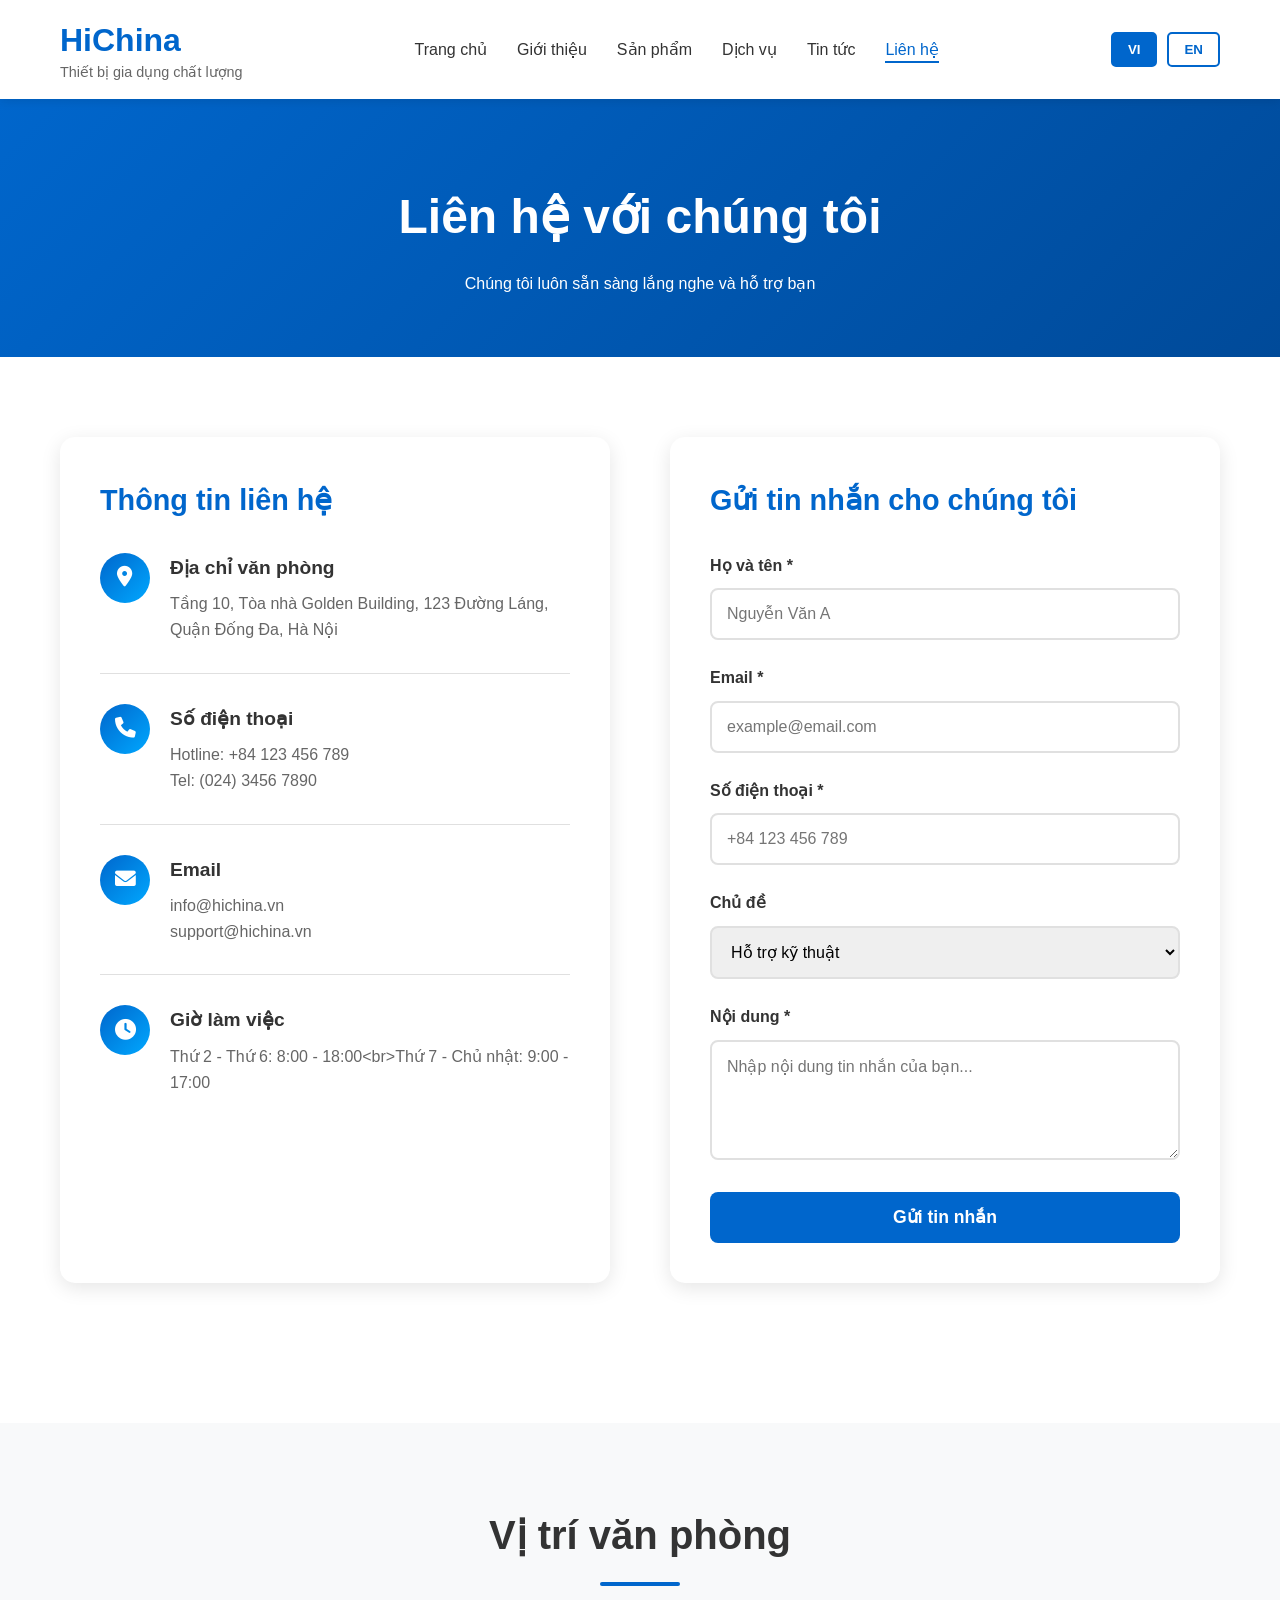
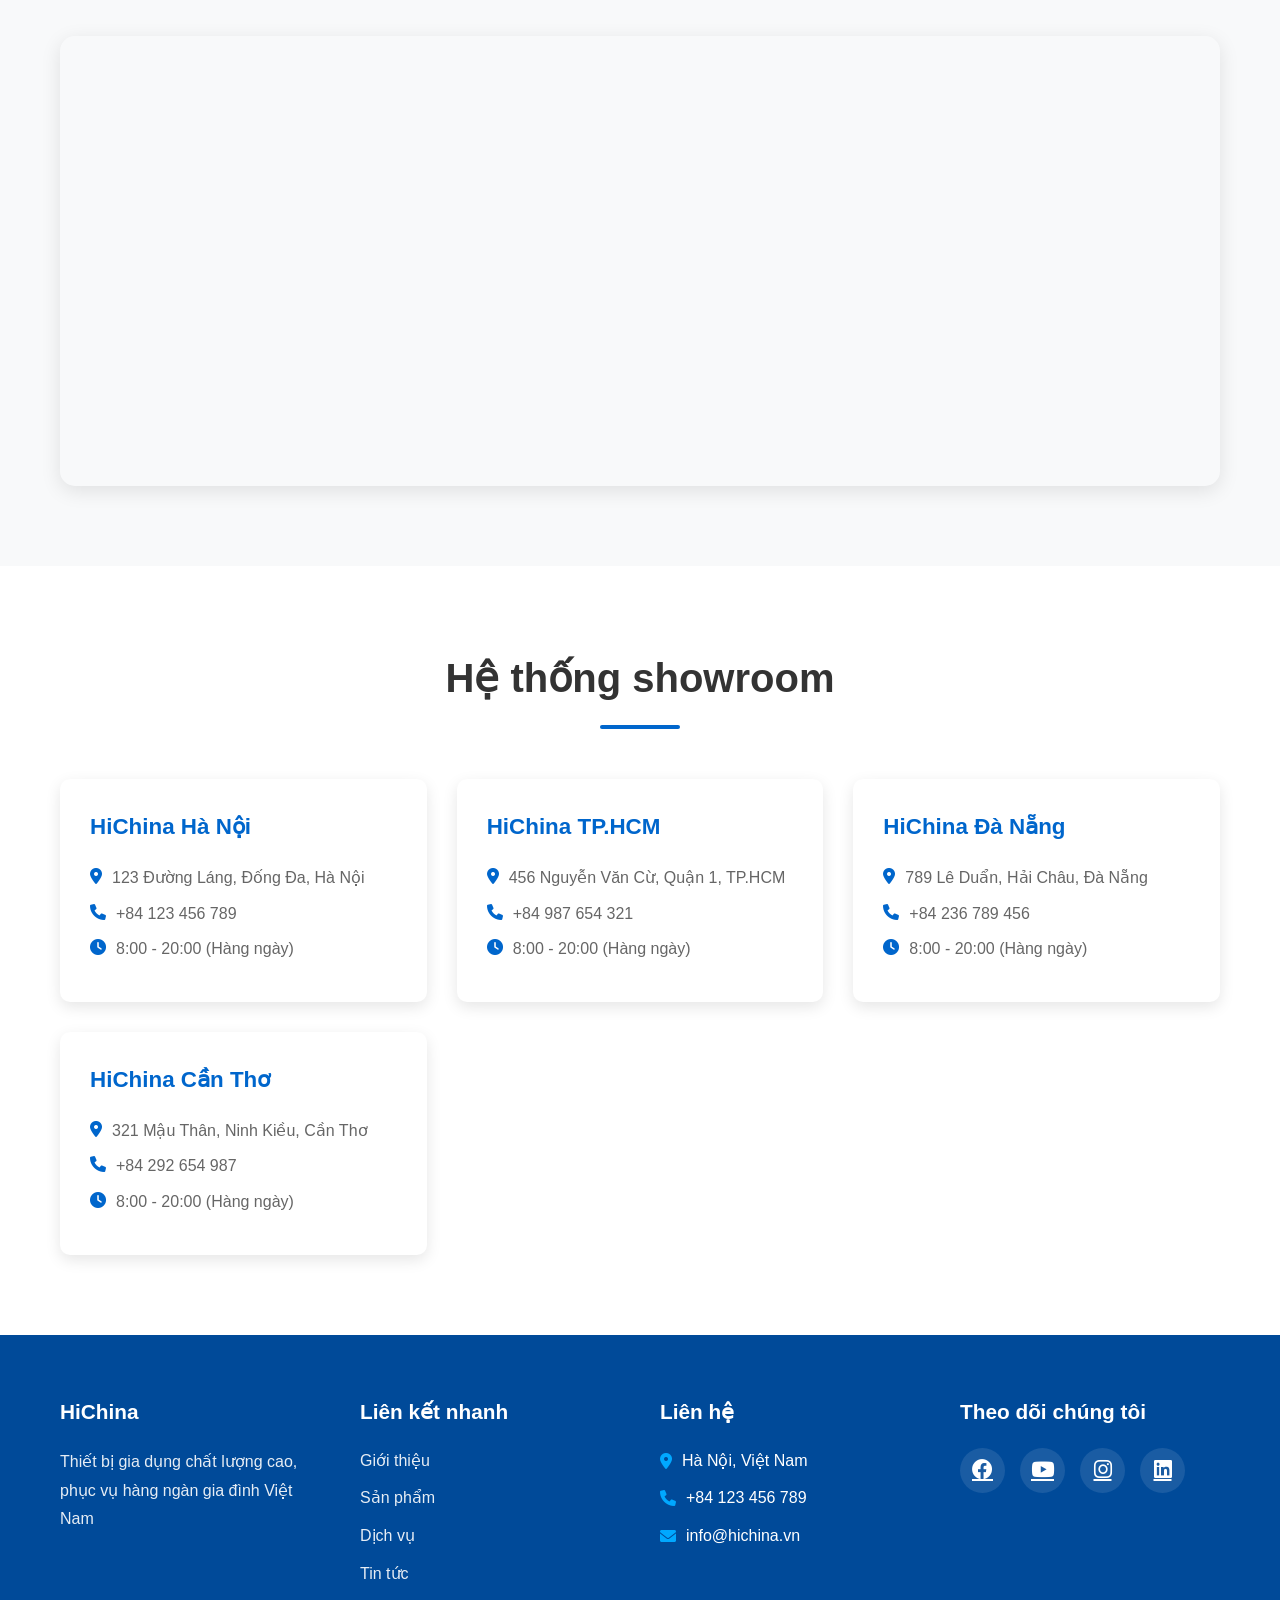
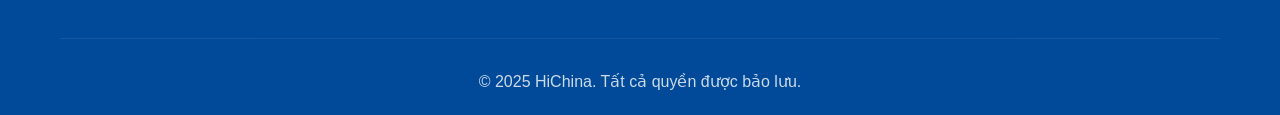
<file: contact.html>
<!DOCTYPE html>
<html lang="vi">
<head>
    <meta charset="UTF-8">
    <meta name="viewport" content="width=device-width, initial-scale=1.0">
    <title>Liên hệ - HiChina</title>
    <link rel="stylesheet" href="css/style.css">
    <link rel="stylesheet" href="https://cdnjs.cloudflare.com/ajax/libs/font-awesome/6.0.0/css/all.min.css">
    <style>
        .page-header {
            background: linear-gradient(135deg, var(--primary-color) 0%, var(--secondary-color) 100%);
            color: var(--white);
            padding: 80px 0 60px;
            text-align: center;
        }

        .page-header h1 {
            font-size: 3rem;
            margin-bottom: 15px;
        }

        .contact-section {
            padding: 80px 0;
        }

        .contact-grid {
            display: grid;
            grid-template-columns: 1fr 1fr;
            gap: 60px;
            margin-bottom: 60px;
        }

        .contact-info-box {
            background: var(--white);
            padding: 40px;
            border-radius: 15px;
            box-shadow: 0 5px 20px rgba(0, 0, 0, 0.1);
        }

        .contact-info-box h3 {
            font-size: 1.8rem;
            color: var(--primary-color);
            margin-bottom: 30px;
        }

        .info-item {
            display: flex;
            align-items: flex-start;
            gap: 20px;
            margin-bottom: 30px;
            padding-bottom: 30px;
            border-bottom: 1px solid var(--border-color);
        }

        .info-item:last-child {
            border-bottom: none;
            margin-bottom: 0;
            padding-bottom: 0;
        }

        .info-icon {
            width: 50px;
            height: 50px;
            background: linear-gradient(135deg, var(--primary-color), var(--accent-color));
            border-radius: 50%;
            display: flex;
            align-items: center;
            justify-content: center;
            flex-shrink: 0;
        }

        .info-icon i {
            font-size: 1.3rem;
            color: var(--white);
        }

        .info-content h4 {
            font-size: 1.2rem;
            color: var(--text-dark);
            margin-bottom: 8px;
        }

        .info-content p {
            color: var(--text-light);
            line-height: 1.6;
        }

        .contact-form-box {
            background: var(--white);
            padding: 40px;
            border-radius: 15px;
            box-shadow: 0 5px 20px rgba(0, 0, 0, 0.1);
        }

        .contact-form-box h3 {
            font-size: 1.8rem;
            color: var(--primary-color);
            margin-bottom: 30px;
        }

        .form-group {
            margin-bottom: 25px;
        }

        .form-group label {
            display: block;
            color: var(--text-dark);
            font-weight: 600;
            margin-bottom: 10px;
        }

        .form-group input,
        .form-group textarea,
        .form-group select {
            width: 100%;
            padding: 15px;
            border: 2px solid var(--border-color);
            border-radius: 8px;
            font-family: inherit;
            font-size: 1rem;
            transition: border-color 0.3s;
        }

        .form-group input:focus,
        .form-group textarea:focus,
        .form-group select:focus {
            outline: none;
            border-color: var(--primary-color);
        }

        .form-group textarea {
            min-height: 120px;
            resize: vertical;
        }

        .submit-btn {
            width: 100%;
            padding: 15px;
            background: var(--primary-color);
            color: var(--white);
            border: none;
            border-radius: 8px;
            font-size: 1.1rem;
            font-weight: 600;
            cursor: pointer;
            transition: all 0.3s;
        }

        .submit-btn:hover {
            background: var(--secondary-color);
            transform: translateY(-2px);
            box-shadow: 0 5px 15px rgba(0, 102, 204, 0.3);
        }

        .map-section {
            background: var(--bg-light);
            padding: 80px 0;
        }

        .map-container {
            width: 100%;
            height: 450px;
            border-radius: 15px;
            overflow: hidden;
            box-shadow: 0 5px 20px rgba(0, 0, 0, 0.1);
        }

        .map-container iframe {
            width: 100%;
            height: 100%;
            border: none;
        }

        .branches-section {
            padding: 80px 0;
        }

        .branches-grid {
            display: grid;
            grid-template-columns: repeat(auto-fit, minmax(300px, 1fr));
            gap: 30px;
        }

        .branch-card {
            background: var(--white);
            padding: 30px;
            border-radius: 10px;
            box-shadow: 0 5px 15px rgba(0, 0, 0, 0.1);
            transition: all 0.3s;
        }

        .branch-card:hover {
            transform: translateY(-5px);
            box-shadow: 0 10px 25px rgba(0, 0, 0, 0.15);
        }

        .branch-card h4 {
            font-size: 1.4rem;
            color: var(--primary-color);
            margin-bottom: 20px;
        }

        .branch-card p {
            color: var(--text-light);
            line-height: 1.6;
            margin-bottom: 10px;
            display: flex;
            align-items: flex-start;
            gap: 10px;
        }

        .branch-card i {
            color: var(--primary-color);
            margin-top: 3px;
        }

        @media (max-width: 768px) {
            .contact-grid {
                grid-template-columns: 1fr;
            }

            .branches-grid {
                grid-template-columns: 1fr;
            }
        }
    </style>
</head>
<body>
    <!-- Header -->
    <header class="header">
        <div class="container">
            <div class="header-content">
                <div class="logo">
                    <h1>HiChina</h1>
                    <p class="tagline">Thiết bị gia dụng chất lượng</p>
                </div>
                <nav class="nav-menu">
                    <ul>
                        <li><a href="index.html" data-vi="Trang chủ" data-en="Home">Trang chủ</a></li>
                        <li><a href="about.html" data-vi="Giới thiệu" data-en="About">Giới thiệu</a></li>
                        <li><a href="products.html" data-vi="Sản phẩm" data-en="Products">Sản phẩm</a></li>
                        <li><a href="services.html" data-vi="Dịch vụ" data-en="Services">Dịch vụ</a></li>
                        <li><a href="news.html" data-vi="Tin tức" data-en="News">Tin tức</a></li>
                        <li><a href="contact.html" class="active" data-vi="Liên hệ" data-en="Contact">Liên hệ</a></li>
                    </ul>
                </nav>
                <div class="language-switcher">
                    <button class="lang-btn active" data-lang="vi">VI</button>
                    <button class="lang-btn" data-lang="en">EN</button>
                </div>
            </div>
        </div>
    </header>

    <!-- Page Header -->
    <section class="page-header">
        <div class="container">
            <h1 data-vi="Liên hệ với chúng tôi" data-en="Contact Us">Liên hệ với chúng tôi</h1>
            <p data-vi="Chúng tôi luôn sẵn sàng lắng nghe và hỗ trợ bạn" data-en="We are always ready to listen and support you">Chúng tôi luôn sẵn sàng lắng nghe và hỗ trợ bạn</p>
        </div>
    </section>

    <!-- Contact Section -->
    <section class="contact-section">
        <div class="container">
            <div class="contact-grid">
                <!-- Contact Info -->
                <div class="contact-info-box">
                    <h3 data-vi="Thông tin liên hệ" data-en="Contact Information">Thông tin liên hệ</h3>

                    <div class="info-item">
                        <div class="info-icon">
                            <i class="fas fa-map-marker-alt"></i>
                        </div>
                        <div class="info-content">
                            <h4 data-vi="Địa chỉ văn phòng" data-en="Office Address">Địa chỉ văn phòng</h4>
                            <p data-vi="Tầng 10, Tòa nhà Golden Building, 123 Đường Láng, Quận Đống Đa, Hà Nội" data-en="10th Floor, Golden Building, 123 Lang Street, Dong Da District, Hanoi">
                                Tầng 10, Tòa nhà Golden Building, 123 Đường Láng, Quận Đống Đa, Hà Nội
                            </p>
                        </div>
                    </div>

                    <div class="info-item">
                        <div class="info-icon">
                            <i class="fas fa-phone"></i>
                        </div>
                        <div class="info-content">
                            <h4 data-vi="Số điện thoại" data-en="Phone Number">Số điện thoại</h4>
                            <p>Hotline: +84 123 456 789<br>
                            Tel: (024) 3456 7890</p>
                        </div>
                    </div>

                    <div class="info-item">
                        <div class="info-icon">
                            <i class="fas fa-envelope"></i>
                        </div>
                        <div class="info-content">
                            <h4>Email</h4>
                            <p>info@hichina.vn<br>
                            support@hichina.vn</p>
                        </div>
                    </div>

                    <div class="info-item">
                        <div class="info-icon">
                            <i class="fas fa-clock"></i>
                        </div>
                        <div class="info-content">
                            <h4 data-vi="Giờ làm việc" data-en="Working Hours">Giờ làm việc</h4>
                            <p data-vi="Thứ 2 - Thứ 6: 8:00 - 18:00<br>Thứ 7 - Chủ nhật: 9:00 - 17:00" data-en="Mon - Fri: 8:00 - 18:00<br>Sat - Sun: 9:00 - 17:00">
                                Thứ 2 - Thứ 6: 8:00 - 18:00<br>
                                Thứ 7 - Chủ nhật: 9:00 - 17:00
                            </p>
                        </div>
                    </div>
                </div>

                <!-- Contact Form -->
                <div class="contact-form-box">
                    <h3 data-vi="Gửi tin nhắn cho chúng tôi" data-en="Send Us a Message">Gửi tin nhắn cho chúng tôi</h3>
                    <form id="contactForm">
                        <div class="form-group">
                            <label data-vi="Họ và tên *" data-en="Full Name *">Họ và tên *</label>
                            <input type="text" name="name" required placeholder="Nguyễn Văn A">
                        </div>

                        <div class="form-group">
                            <label>Email *</label>
                            <input type="email" name="email" required placeholder="example@email.com">
                        </div>

                        <div class="form-group">
                            <label data-vi="Số điện thoại *" data-en="Phone Number *">Số điện thoại *</label>
                            <input type="tel" name="phone" required placeholder="+84 123 456 789">
                        </div>

                        <div class="form-group">
                            <label data-vi="Chủ đề" data-en="Subject">Chủ đề</label>
                            <select name="subject">
                                <option value="support" data-vi="Hỗ trợ kỹ thuật" data-en="Technical Support">Hỗ trợ kỹ thuật</option>
                                <option value="product" data-vi="Thông tin sản phẩm" data-en="Product Information">Thông tin sản phẩm</option>
                                <option value="warranty" data-vi="Bảo hành" data-en="Warranty">Bảo hành</option>
                                <option value="complaint" data-vi="Khiếu nại" data-en="Complaint">Khiếu nại</option>
                                <option value="other" data-vi="Khác" data-en="Other">Khác</option>
                            </select>
                        </div>

                        <div class="form-group">
                            <label data-vi="Nội dung *" data-en="Message *">Nội dung *</label>
                            <textarea name="message" required placeholder="Nhập nội dung tin nhắn của bạn..."></textarea>
                        </div>

                        <button type="submit" class="submit-btn" data-vi="Gửi tin nhắn" data-en="Send Message">Gửi tin nhắn</button>
                    </form>
                </div>
            </div>
        </div>
    </section>

    <!-- Map Section -->
    <section class="map-section">
        <div class="container">
            <div class="section-header">
                <h2 data-vi="Vị trí văn phòng" data-en="Office Location">Vị trí văn phòng</h2>
                <div class="divider"></div>
            </div>
            <div class="map-container">
                <iframe src="https://www.google.com/maps/embed?pb=!1m18!1m12!1m3!1d3724.4967558622843!2d105.81107831540205!3d21.01345939393432!2m3!1f0!2f0!3f0!3m2!1i1024!2i768!4f13.1!3m3!1m2!1s0x3135ab86cece9ac7%3A0xf00ab39408b0754!2zxJDGsOG7nW5nIEzDoW5nLCDEkOG7kW5nIMSQYSwgSMOgIE7hu5lp!5e0!3m2!1svi!2s!4v1234567890" allowfullscreen="" loading="lazy"></iframe>
            </div>
        </div>
    </section>

    <!-- Branches Section -->
    <section class="branches-section">
        <div class="container">
            <div class="section-header">
                <h2 data-vi="Hệ thống showroom" data-en="Showroom Network">Hệ thống showroom</h2>
                <div class="divider"></div>
            </div>
            <div class="branches-grid">
                <div class="branch-card">
                    <h4 data-vi="HiChina Hà Nội" data-en="HiChina Hanoi">HiChina Hà Nội</h4>
                    <p><i class="fas fa-map-marker-alt"></i> <span data-vi="123 Đường Láng, Đống Đa, Hà Nội" data-en="123 Lang St, Dong Da, Hanoi">123 Đường Láng, Đống Đa, Hà Nội</span></p>
                    <p><i class="fas fa-phone"></i> <span>+84 123 456 789</span></p>
                    <p><i class="fas fa-clock"></i> <span data-vi="8:00 - 20:00 (Hàng ngày)" data-en="8:00 - 20:00 (Daily)">8:00 - 20:00 (Hàng ngày)</span></p>
                </div>

                <div class="branch-card">
                    <h4 data-vi="HiChina TP.HCM" data-en="HiChina HCMC">HiChina TP.HCM</h4>
                    <p><i class="fas fa-map-marker-alt"></i> <span data-vi="456 Nguyễn Văn Cừ, Quận 1, TP.HCM" data-en="456 Nguyen Van Cu St, District 1, HCMC">456 Nguyễn Văn Cừ, Quận 1, TP.HCM</span></p>
                    <p><i class="fas fa-phone"></i> <span>+84 987 654 321</span></p>
                    <p><i class="fas fa-clock"></i> <span data-vi="8:00 - 20:00 (Hàng ngày)" data-en="8:00 - 20:00 (Daily)">8:00 - 20:00 (Hàng ngày)</span></p>
                </div>

                <div class="branch-card">
                    <h4 data-vi="HiChina Đà Nẵng" data-en="HiChina Da Nang">HiChina Đà Nẵng</h4>
                    <p><i class="fas fa-map-marker-alt"></i> <span data-vi="789 Lê Duẩn, Hải Châu, Đà Nẵng" data-en="789 Le Duan St, Hai Chau, Da Nang">789 Lê Duẩn, Hải Châu, Đà Nẵng</span></p>
                    <p><i class="fas fa-phone"></i> <span>+84 236 789 456</span></p>
                    <p><i class="fas fa-clock"></i> <span data-vi="8:00 - 20:00 (Hàng ngày)" data-en="8:00 - 20:00 (Daily)">8:00 - 20:00 (Hàng ngày)</span></p>
                </div>

                <div class="branch-card">
                    <h4 data-vi="HiChina Cần Thơ" data-en="HiChina Can Tho">HiChina Cần Thơ</h4>
                    <p><i class="fas fa-map-marker-alt"></i> <span data-vi="321 Mậu Thân, Ninh Kiều, Cần Thơ" data-en="321 Mau Than St, Ninh Kieu, Can Tho">321 Mậu Thân, Ninh Kiều, Cần Thơ</span></p>
                    <p><i class="fas fa-phone"></i> <span>+84 292 654 987</span></p>
                    <p><i class="fas fa-clock"></i> <span data-vi="8:00 - 20:00 (Hàng ngày)" data-en="8:00 - 20:00 (Daily)">8:00 - 20:00 (Hàng ngày)</span></p>
                </div>
            </div>
        </div>
    </section>

    <!-- Footer -->
    <footer class="footer">
        <div class="container">
            <div class="footer-content">
                <div class="footer-col">
                    <h3>HiChina</h3>
                    <p data-vi="Thiết bị gia dụng chất lượng cao, phục vụ hàng ngàn gia đình Việt Nam" data-en="High-quality household appliances, serving thousands of Vietnamese families">Thiết bị gia dụng chất lượng cao, phục vụ hàng ngàn gia đình Việt Nam</p>
                </div>
                <div class="footer-col">
                    <h4 data-vi="Liên kết nhanh" data-en="Quick Links">Liên kết nhanh</h4>
                    <ul>
                        <li><a href="about.html" data-vi="Giới thiệu" data-en="About">Giới thiệu</a></li>
                        <li><a href="products.html" data-vi="Sản phẩm" data-en="Products">Sản phẩm</a></li>
                        <li><a href="services.html" data-vi="Dịch vụ" data-en="Services">Dịch vụ</a></li>
                        <li><a href="news.html" data-vi="Tin tức" data-en="News">Tin tức</a></li>
                    </ul>
                </div>
                <div class="footer-col">
                    <h4 data-vi="Liên hệ" data-en="Contact">Liên hệ</h4>
                    <ul class="contact-info">
                        <li><i class="fas fa-map-marker-alt"></i> <span data-vi="Hà Nội, Việt Nam" data-en="Hanoi, Vietnam">Hà Nội, Việt Nam</span></li>
                        <li><i class="fas fa-phone"></i> <span>+84 123 456 789</span></li>
                        <li><i class="fas fa-envelope"></i> <span>info@hichina.vn</span></li>
                    </ul>
                </div>
                <div class="footer-col">
                    <h4 data-vi="Theo dõi chúng tôi" data-en="Follow Us">Theo dõi chúng tôi</h4>
                    <div class="social-links">
                        <a href="#"><i class="fab fa-facebook"></i></a>
                        <a href="#"><i class="fab fa-youtube"></i></a>
                        <a href="#"><i class="fab fa-instagram"></i></a>
                        <a href="#"><i class="fab fa-linkedin"></i></a>
                    </div>
                </div>
            </div>
            <div class="footer-bottom">
                <p>&copy; 2025 HiChina. <span data-vi="Tất cả quyền được bảo lưu." data-en="All rights reserved.">Tất cả quyền được bảo lưu.</span></p>
            </div>
        </div>
    </footer>

    <script src="js/main.js"></script>
    <script>
        // Xử lý form contact submit
        document.getElementById('contactForm').addEventListener('submit', function(e) {
            e.preventDefault();

            const form = this;
            const submitBtn = form.querySelector('.submit-btn');
            const originalText = submitBtn.textContent;

            // Disable button và thay đổi text
            submitBtn.disabled = true;
            submitBtn.textContent = 'Đang gửi...';

            // Lấy dữ liệu form
            const formData = new FormData(form);

            // Gửi AJAX request
            fetch('api/contact.php', {
                method: 'POST',
                body: formData
            })
            .then(response => response.json())
            .then(data => {
                if (data.success) {
                    // Hiển thị thông báo thành công
                    alert(data.message);
                    // Reset form
                    form.reset();
                } else {
                    // Hiển thị lỗi
                    const errorMsg = data.errors ? data.errors.join('\n') : data.message;
                    alert(errorMsg);
                }
            })
            .catch(error => {
                console.error('Error:', error);
                alert('Đã có lỗi xảy ra. Vui lòng thử lại sau.');
            })
            .finally(() => {
                // Enable lại button
                submitBtn.disabled = false;
                submitBtn.textContent = originalText;
            });
        });
    </script>
</body>
</html>
</file>
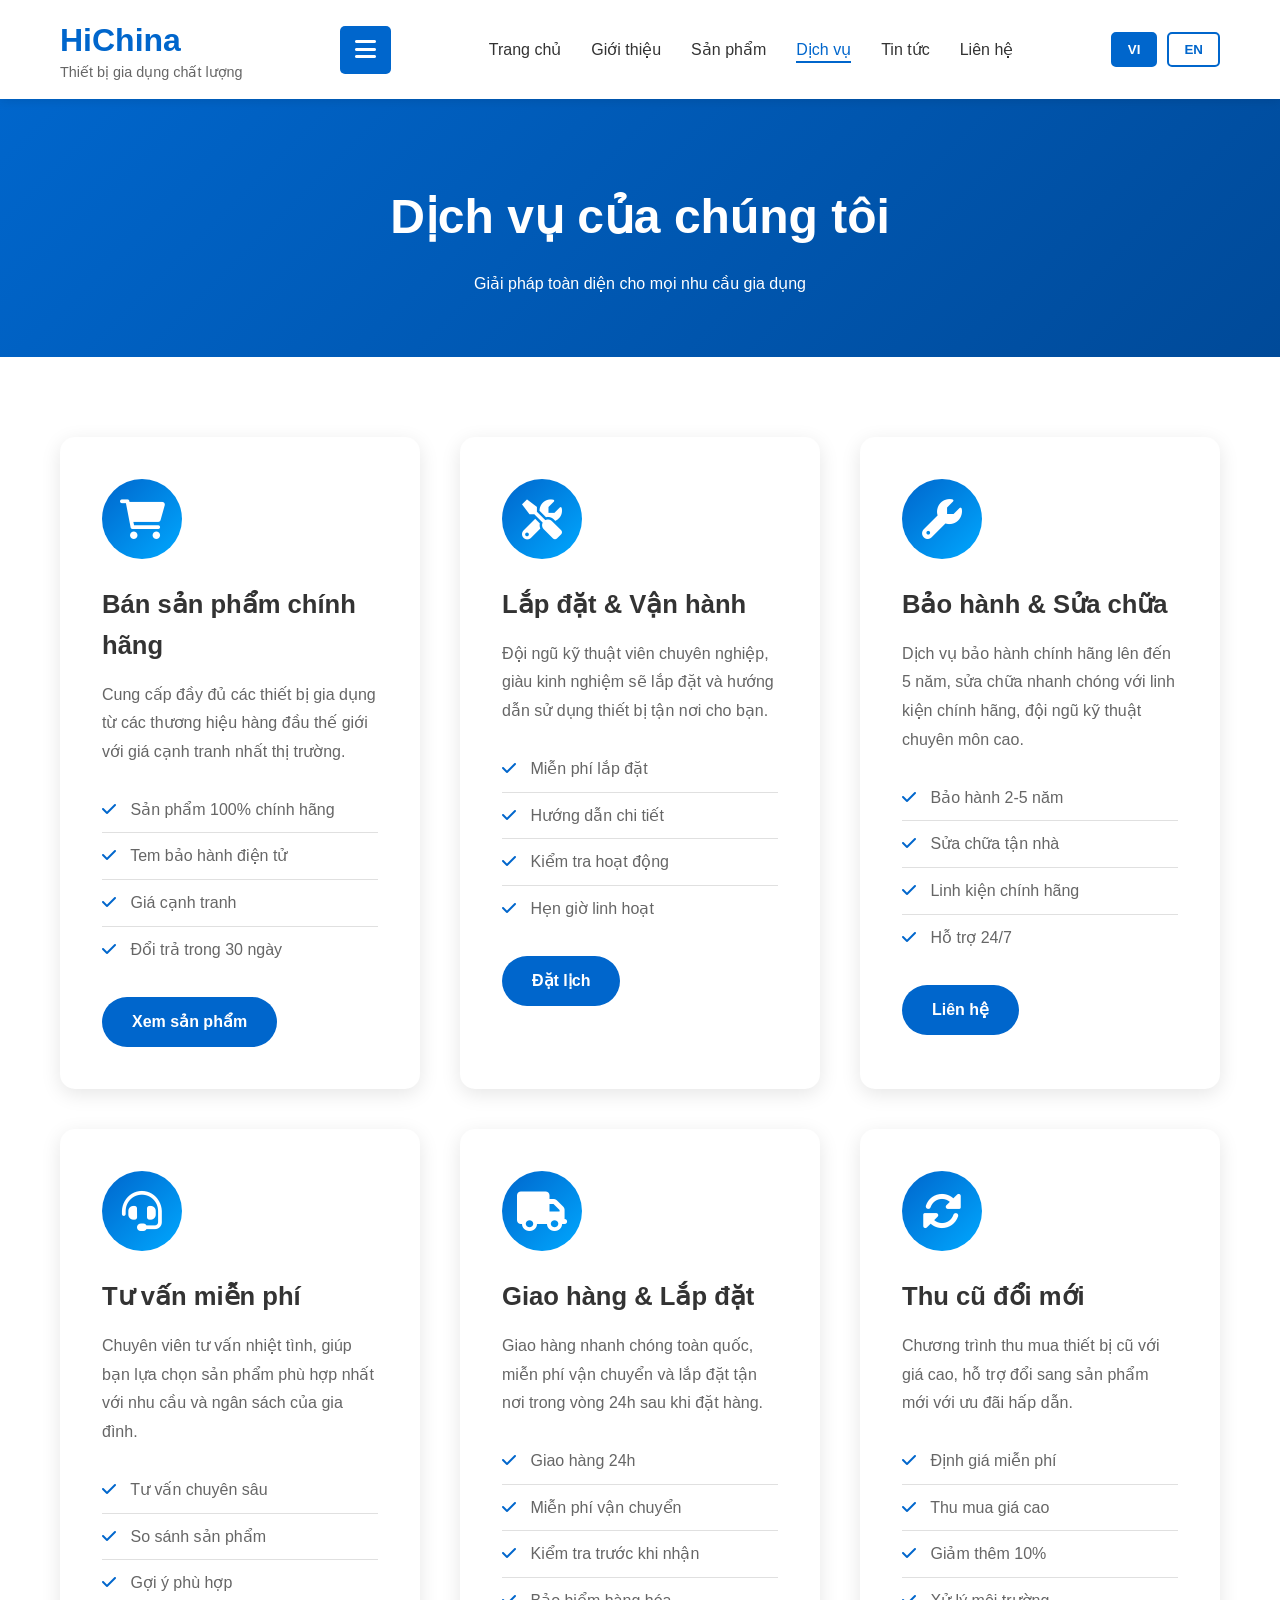
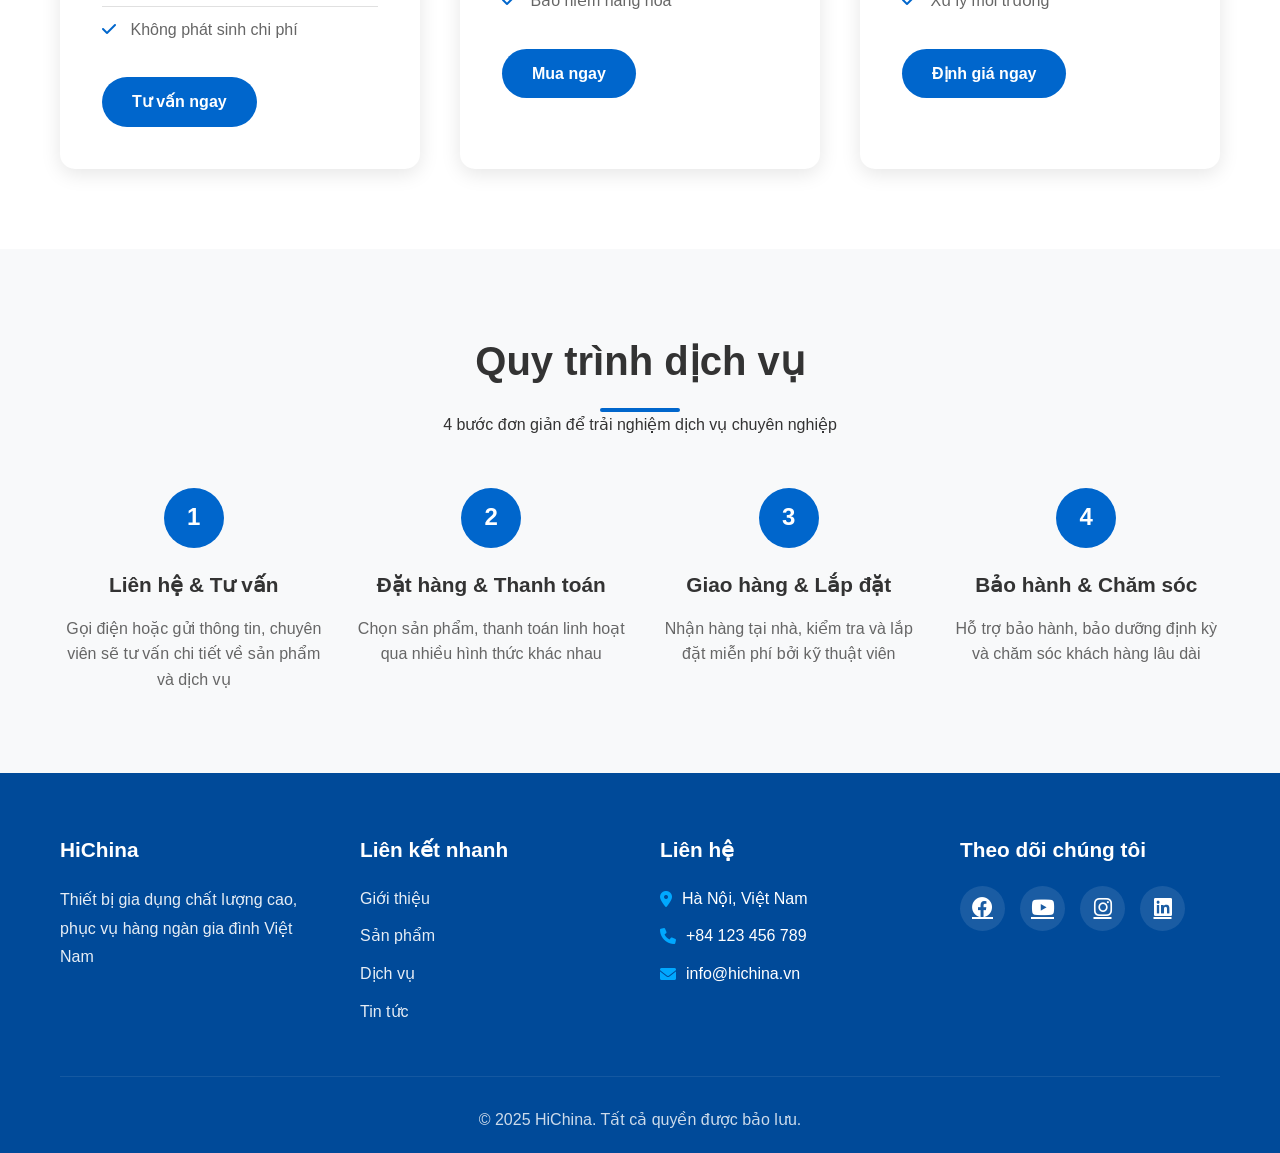
<file: services.html>
<!DOCTYPE html>
<html lang="vi">
<head>
    <meta charset="UTF-8">
    <meta name="viewport" content="width=device-width, initial-scale=1.0">
    <title>Dịch vụ - HiChina</title>
    <link rel="stylesheet" href="css/style.css">
    <link rel="stylesheet" href="https://cdnjs.cloudflare.com/ajax/libs/font-awesome/6.0.0/css/all.min.css">
    <style>
        .page-header {
            background: linear-gradient(135deg, var(--primary-color) 0%, var(--secondary-color) 100%);
            color: var(--white);
            padding: 80px 0 60px;
            text-align: center;
        }

        .page-header h1 {
            font-size: 3rem;
            margin-bottom: 15px;
        }

        .services-section {
            padding: 80px 0;
        }

        .services-grid {
            display: grid;
            grid-template-columns: repeat(auto-fit, minmax(350px, 1fr));
            gap: 40px;
        }

        .service-card {
            background: var(--white);
            border-radius: 15px;
            padding: 40px;
            box-shadow: 0 5px 20px rgba(0, 0, 0, 0.1);
            transition: all 0.3s;
            border: 2px solid transparent;
        }

        .service-card:hover {
            transform: translateY(-10px);
            border-color: var(--primary-color);
            box-shadow: 0 15px 40px rgba(0, 102, 204, 0.15);
        }

        .service-icon {
            width: 80px;
            height: 80px;
            background: linear-gradient(135deg, var(--primary-color), var(--accent-color));
            border-radius: 50%;
            display: flex;
            align-items: center;
            justify-content: center;
            margin-bottom: 25px;
        }

        .service-icon i {
            font-size: 2.5rem;
            color: var(--white);
        }

        .service-card h3 {
            font-size: 1.6rem;
            color: var(--text-dark);
            margin-bottom: 15px;
        }

        .service-card p {
            color: var(--text-light);
            line-height: 1.8;
            margin-bottom: 20px;
        }

        .service-features {
            list-style: none;
            margin-bottom: 25px;
        }

        .service-features li {
            padding: 10px 0;
            color: var(--text-light);
            border-bottom: 1px solid var(--border-color);
        }

        .service-features li:last-child {
            border-bottom: none;
        }

        .service-features i {
            color: var(--primary-color);
            margin-right: 10px;
        }

        .service-btn {
            display: inline-block;
            padding: 12px 30px;
            background: var(--primary-color);
            color: var(--white);
            text-decoration: none;
            border-radius: 50px;
            font-weight: 600;
            transition: all 0.3s;
        }

        .service-btn:hover {
            background: var(--secondary-color);
            transform: scale(1.05);
        }

        .process-section {
            background: var(--bg-light);
            padding: 80px 0;
        }

        .process-steps {
            display: grid;
            grid-template-columns: repeat(auto-fit, minmax(250px, 1fr));
            gap: 30px;
            margin-top: 50px;
        }

        .process-step {
            text-align: center;
            position: relative;
        }

        .step-number {
            width: 60px;
            height: 60px;
            background: var(--primary-color);
            color: var(--white);
            border-radius: 50%;
            display: flex;
            align-items: center;
            justify-content: center;
            font-size: 1.5rem;
            font-weight: bold;
            margin: 0 auto 20px;
        }

        .process-step h4 {
            font-size: 1.3rem;
            margin-bottom: 15px;
            color: var(--text-dark);
        }

        .process-step p {
            color: var(--text-light);
            line-height: 1.6;
        }

        @media (max-width: 768px) {
            .services-grid {
                grid-template-columns: 1fr;
            }
        }
    </style>
</head>
<body>
    <!-- Header -->
    <header class="header">
        <div class="container">
            <div class="header-content">
                <div class="logo">
                    <h1>HiChina</h1>
                    <p class="tagline">Thiết bị gia dụng chất lượng</p>
                </div>
                <nav class="nav-menu">
                    <ul>
                        <li><a href="index.html" data-vi="Trang chủ" data-en="Home">Trang chủ</a></li>
                        <li><a href="about.html" data-vi="Giới thiệu" data-en="About">Giới thiệu</a></li>
                        <li><a href="products.html" data-vi="Sản phẩm" data-en="Products">Sản phẩm</a></li>
                        <li><a href="services.html" class="active" data-vi="Dịch vụ" data-en="Services">Dịch vụ</a></li>
                        <li><a href="news.html" data-vi="Tin tức" data-en="News">Tin tức</a></li>
                        <li><a href="contact.html" data-vi="Liên hệ" data-en="Contact">Liên hệ</a></li>
                    </ul>
                </nav>
                <div class="language-switcher">
                    <button class="lang-btn active" data-lang="vi">VI</button>
                    <button class="lang-btn" data-lang="en">EN</button>
                </div>
            </div>
        </div>
    </header>

    <!-- Page Header -->
    <section class="page-header">
        <div class="container">
            <h1 data-vi="Dịch vụ của chúng tôi" data-en="Our Services">Dịch vụ của chúng tôi</h1>
            <p data-vi="Giải pháp toàn diện cho mọi nhu cầu gia dụng" data-en="Comprehensive solutions for all household needs">Giải pháp toàn diện cho mọi nhu cầu gia dụng</p>
        </div>
    </section>

    <!-- Services Section -->
    <section class="services-section">
        <div class="container">
            <div class="services-grid">
                <div class="service-card">
                    <div class="service-icon">
                        <i class="fas fa-shopping-cart"></i>
                    </div>
                    <h3 data-vi="Bán sản phẩm chính hãng" data-en="Selling Genuine Products">Bán sản phẩm chính hãng</h3>
                    <p data-vi="Cung cấp đầy đủ các thiết bị gia dụng từ các thương hiệu hàng đầu thế giới với giá cạnh tranh nhất thị trường." data-en="Providing full range of household appliances from world-leading brands at the most competitive prices.">
                        Cung cấp đầy đủ các thiết bị gia dụng từ các thương hiệu hàng đầu thế giới với giá cạnh tranh nhất thị trường.
                    </p>
                    <ul class="service-features">
                        <li><i class="fas fa-check"></i> <span data-vi="Sản phẩm 100% chính hãng" data-en="100% Genuine Products">Sản phẩm 100% chính hãng</span></li>
                        <li><i class="fas fa-check"></i> <span data-vi="Tem bảo hành điện tử" data-en="Electronic Warranty Label">Tem bảo hành điện tử</span></li>
                        <li><i class="fas fa-check"></i> <span data-vi="Giá cạnh tranh" data-en="Competitive Prices">Giá cạnh tranh</span></li>
                        <li><i class="fas fa-check"></i> <span data-vi="Đổi trả trong 30 ngày" data-en="30-day Return">Đổi trả trong 30 ngày</span></li>
                    </ul>
                    <a href="products.html" class="service-btn" data-vi="Xem sản phẩm" data-en="View Products">Xem sản phẩm</a>
                </div>

                <div class="service-card">
                    <div class="service-icon">
                        <i class="fas fa-tools"></i>
                    </div>
                    <h3 data-vi="Lắp đặt & Vận hành" data-en="Installation & Operation">Lắp đặt & Vận hành</h3>
                    <p data-vi="Đội ngũ kỹ thuật viên chuyên nghiệp, giàu kinh nghiệm sẽ lắp đặt và hướng dẫn sử dụng thiết bị tận nơi cho bạn." data-en="Professional, experienced technicians will install and guide you on-site equipment usage.">
                        Đội ngũ kỹ thuật viên chuyên nghiệp, giàu kinh nghiệm sẽ lắp đặt và hướng dẫn sử dụng thiết bị tận nơi cho bạn.
                    </p>
                    <ul class="service-features">
                        <li><i class="fas fa-check"></i> <span data-vi="Miễn phí lắp đặt" data-en="Free Installation">Miễn phí lắp đặt</span></li>
                        <li><i class="fas fa-check"></i> <span data-vi="Hướng dẫn chi tiết" data-en="Detailed Instructions">Hướng dẫn chi tiết</span></li>
                        <li><i class="fas fa-check"></i> <span data-vi="Kiểm tra hoạt động" data-en="Operation Check">Kiểm tra hoạt động</span></li>
                        <li><i class="fas fa-check"></i> <span data-vi="Hẹn giờ linh hoạt" data-en="Flexible Scheduling">Hẹn giờ linh hoạt</span></li>
                    </ul>
                    <a href="contact.html" class="service-btn" data-vi="Đặt lịch" data-en="Schedule">Đặt lịch</a>
                </div>

                <div class="service-card">
                    <div class="service-icon">
                        <i class="fas fa-wrench"></i>
                    </div>
                    <h3 data-vi="Bảo hành & Sửa chữa" data-en="Warranty & Repair">Bảo hành & Sửa chữa</h3>
                    <p data-vi="Dịch vụ bảo hành chính hãng lên đến 5 năm, sửa chữa nhanh chóng với linh kiện chính hãng, đội ngũ kỹ thuật chuyên môn cao." data-en="Official warranty service up to 5 years, quick repair with genuine parts, highly qualified technical team.">
                        Dịch vụ bảo hành chính hãng lên đến 5 năm, sửa chữa nhanh chóng với linh kiện chính hãng, đội ngũ kỹ thuật chuyên môn cao.
                    </p>
                    <ul class="service-features">
                        <li><i class="fas fa-check"></i> <span data-vi="Bảo hành 2-5 năm" data-en="2-5 Year Warranty">Bảo hành 2-5 năm</span></li>
                        <li><i class="fas fa-check"></i> <span data-vi="Sửa chữa tận nhà" data-en="Home Repair">Sửa chữa tận nhà</span></li>
                        <li><i class="fas fa-check"></i> <span data-vi="Linh kiện chính hãng" data-en="Genuine Parts">Linh kiện chính hãng</span></li>
                        <li><i class="fas fa-check"></i> <span data-vi="Hỗ trợ 24/7" data-en="24/7 Support">Hỗ trợ 24/7</span></li>
                    </ul>
                    <a href="contact.html" class="service-btn" data-vi="Liên hệ" data-en="Contact">Liên hệ</a>
                </div>

                <div class="service-card">
                    <div class="service-icon">
                        <i class="fas fa-headset"></i>
                    </div>
                    <h3 data-vi="Tư vấn miễn phí" data-en="Free Consultation">Tư vấn miễn phí</h3>
                    <p data-vi="Chuyên viên tư vấn nhiệt tình, giúp bạn lựa chọn sản phẩm phù hợp nhất với nhu cầu và ngân sách của gia đình." data-en="Enthusiastic consultants help you choose the most suitable products for your family's needs and budget.">
                        Chuyên viên tư vấn nhiệt tình, giúp bạn lựa chọn sản phẩm phù hợp nhất với nhu cầu và ngân sách của gia đình.
                    </p>
                    <ul class="service-features">
                        <li><i class="fas fa-check"></i> <span data-vi="Tư vấn chuyên sâu" data-en="In-depth Consultation">Tư vấn chuyên sâu</span></li>
                        <li><i class="fas fa-check"></i> <span data-vi="So sánh sản phẩm" data-en="Product Comparison">So sánh sản phẩm</span></li>
                        <li><i class="fas fa-check"></i> <span data-vi="Gợi ý phù hợp" data-en="Suitable Suggestions">Gợi ý phù hợp</span></li>
                        <li><i class="fas fa-check"></i> <span data-vi="Không phát sinh chi phí" data-en="No Additional Charges">Không phát sinh chi phí</span></li>
                    </ul>
                    <a href="contact.html" class="service-btn" data-vi="Tư vấn ngay" data-en="Consult Now">Tư vấn ngay</a>
                </div>

                <div class="service-card">
                    <div class="service-icon">
                        <i class="fas fa-truck"></i>
                    </div>
                    <h3 data-vi="Giao hàng & Lắp đặt" data-en="Delivery & Installation">Giao hàng & Lắp đặt</h3>
                    <p data-vi="Giao hàng nhanh chóng toàn quốc, miễn phí vận chuyển và lắp đặt tận nơi trong vòng 24h sau khi đặt hàng." data-en="Fast nationwide delivery, free shipping and on-site installation within 24h after ordering.">
                        Giao hàng nhanh chóng toàn quốc, miễn phí vận chuyển và lắp đặt tận nơi trong vòng 24h sau khi đặt hàng.
                    </p>
                    <ul class="service-features">
                        <li><i class="fas fa-check"></i> <span data-vi="Giao hàng 24h" data-en="24h Delivery">Giao hàng 24h</span></li>
                        <li><i class="fas fa-check"></i> <span data-vi="Miễn phí vận chuyển" data-en="Free Shipping">Miễn phí vận chuyển</span></li>
                        <li><i class="fas fa-check"></i> <span data-vi="Kiểm tra trước khi nhận" data-en="Check Before Receipt">Kiểm tra trước khi nhận</span></li>
                        <li><i class="fas fa-check"></i> <span data-vi="Bảo hiểm hàng hóa" data-en="Goods Insurance">Bảo hiểm hàng hóa</span></li>
                    </ul>
                    <a href="products.html" class="service-btn" data-vi="Mua ngay" data-en="Buy Now">Mua ngay</a>
                </div>

                <div class="service-card">
                    <div class="service-icon">
                        <i class="fas fa-sync-alt"></i>
                    </div>
                    <h3 data-vi="Thu cũ đổi mới" data-en="Trade-In Program">Thu cũ đổi mới</h3>
                    <p data-vi="Chương trình thu mua thiết bị cũ với giá cao, hỗ trợ đổi sang sản phẩm mới với ưu đãi hấp dẫn." data-en="Old equipment buyback program at high prices, support to exchange for new products with attractive offers.">
                        Chương trình thu mua thiết bị cũ với giá cao, hỗ trợ đổi sang sản phẩm mới với ưu đãi hấp dẫn.
                    </p>
                    <ul class="service-features">
                        <li><i class="fas fa-check"></i> <span data-vi="Định giá miễn phí" data-en="Free Valuation">Định giá miễn phí</span></li>
                        <li><i class="fas fa-check"></i> <span data-vi="Thu mua giá cao" data-en="High Buyback Price">Thu mua giá cao</span></li>
                        <li><i class="fas fa-check"></i> <span data-vi="Giảm thêm 10%" data-en="Extra 10% Off">Giảm thêm 10%</span></li>
                        <li><i class="fas fa-check"></i> <span data-vi="Xử lý môi trường" data-en="Eco-friendly Disposal">Xử lý môi trường</span></li>
                    </ul>
                    <a href="contact.html" class="service-btn" data-vi="Định giá ngay" data-en="Get Quote">Định giá ngay</a>
                </div>
            </div>
        </div>
    </section>

    <!-- Process Section -->
    <section class="process-section">
        <div class="container">
            <div class="section-header">
                <h2 data-vi="Quy trình dịch vụ" data-en="Service Process">Quy trình dịch vụ</h2>
                <div class="divider"></div>
                <p data-vi="4 bước đơn giản để trải nghiệm dịch vụ chuyên nghiệp" data-en="4 simple steps to experience professional service">4 bước đơn giản để trải nghiệm dịch vụ chuyên nghiệp</p>
            </div>
            <div class="process-steps">
                <div class="process-step">
                    <div class="step-number">1</div>
                    <h4 data-vi="Liên hệ & Tư vấn" data-en="Contact & Consultation">Liên hệ & Tư vấn</h4>
                    <p data-vi="Gọi điện hoặc gửi thông tin, chuyên viên sẽ tư vấn chi tiết về sản phẩm và dịch vụ" data-en="Call or send information, specialist will provide detailed advice on products and services">Gọi điện hoặc gửi thông tin, chuyên viên sẽ tư vấn chi tiết về sản phẩm và dịch vụ</p>
                </div>
                <div class="process-step">
                    <div class="step-number">2</div>
                    <h4 data-vi="Đặt hàng & Thanh toán" data-en="Order & Payment">Đặt hàng & Thanh toán</h4>
                    <p data-vi="Chọn sản phẩm, thanh toán linh hoạt qua nhiều hình thức khác nhau" data-en="Choose products, flexible payment through various methods">Chọn sản phẩm, thanh toán linh hoạt qua nhiều hình thức khác nhau</p>
                </div>
                <div class="process-step">
                    <div class="step-number">3</div>
                    <h4 data-vi="Giao hàng & Lắp đặt" data-en="Delivery & Installation">Giao hàng & Lắp đặt</h4>
                    <p data-vi="Nhận hàng tại nhà, kiểm tra và lắp đặt miễn phí bởi kỹ thuật viên" data-en="Home delivery, free inspection and installation by technician">Nhận hàng tại nhà, kiểm tra và lắp đặt miễn phí bởi kỹ thuật viên</p>
                </div>
                <div class="process-step">
                    <div class="step-number">4</div>
                    <h4 data-vi="Bảo hành & Chăm sóc" data-en="Warranty & Care">Bảo hành & Chăm sóc</h4>
                    <p data-vi="Hỗ trợ bảo hành, bảo dưỡng định kỳ và chăm sóc khách hàng lâu dài" data-en="Warranty support, periodic maintenance and long-term customer care">Hỗ trợ bảo hành, bảo dưỡng định kỳ và chăm sóc khách hàng lâu dài</p>
                </div>
            </div>
        </div>
    </section>

    <!-- Footer -->
    <footer class="footer">
        <div class="container">
            <div class="footer-content">
                <div class="footer-col">
                    <h3>HiChina</h3>
                    <p data-vi="Thiết bị gia dụng chất lượng cao, phục vụ hàng ngàn gia đình Việt Nam" data-en="High-quality household appliances, serving thousands of Vietnamese families">Thiết bị gia dụng chất lượng cao, phục vụ hàng ngàn gia đình Việt Nam</p>
                </div>
                <div class="footer-col">
                    <h4 data-vi="Liên kết nhanh" data-en="Quick Links">Liên kết nhanh</h4>
                    <ul>
                        <li><a href="about.html" data-vi="Giới thiệu" data-en="About">Giới thiệu</a></li>
                        <li><a href="products.html" data-vi="Sản phẩm" data-en="Products">Sản phẩm</a></li>
                        <li><a href="services.html" data-vi="Dịch vụ" data-en="Services">Dịch vụ</a></li>
                        <li><a href="news.html" data-vi="Tin tức" data-en="News">Tin tức</a></li>
                    </ul>
                </div>
                <div class="footer-col">
                    <h4 data-vi="Liên hệ" data-en="Contact">Liên hệ</h4>
                    <ul class="contact-info">
                        <li><i class="fas fa-map-marker-alt"></i> <span data-vi="Hà Nội, Việt Nam" data-en="Hanoi, Vietnam">Hà Nội, Việt Nam</span></li>
                        <li><i class="fas fa-phone"></i> <span>+84 123 456 789</span></li>
                        <li><i class="fas fa-envelope"></i> <span>info@hichina.vn</span></li>
                    </ul>
                </div>
                <div class="footer-col">
                    <h4 data-vi="Theo dõi chúng tôi" data-en="Follow Us">Theo dõi chúng tôi</h4>
                    <div class="social-links">
                        <a href="#"><i class="fab fa-facebook"></i></a>
                        <a href="#"><i class="fab fa-youtube"></i></a>
                        <a href="#"><i class="fab fa-instagram"></i></a>
                        <a href="#"><i class="fab fa-linkedin"></i></a>
                    </div>
                </div>
            </div>
            <div class="footer-bottom">
                <p>&copy; 2025 HiChina. <span data-vi="Tất cả quyền được bảo lưu." data-en="All rights reserved.">Tất cả quyền được bảo lưu.</span></p>
            </div>
        </div>
    </footer>

    <script src="js/main.js"></script>
</body>
</html>
</file>
<file: css/style.css>
/* Reset & Base Styles */
* {
    margin: 0;
    padding: 0;
    box-sizing: border-box;
}

:root {
    --primary-color: #0066cc;
    --secondary-color: #004a99;
    --accent-color: #00a8ff;
    --text-dark: #333;
    --text-light: #666;
    --bg-light: #f8f9fa;
    --white: #ffffff;
    --border-color: #e0e0e0;
}

body {
    font-family: 'Segoe UI', Tahoma, Geneva, Verdana, sans-serif;
    line-height: 1.6;
    color: var(--text-dark);
    overflow-x: hidden;
}

.container {
    max-width: 1200px;
    margin: 0 auto;
    padding: 0 20px;
}

/* Header */
.header {
    background: var(--white);
    box-shadow: 0 2px 10px rgba(0, 0, 0, 0.1);
    position: sticky;
    top: 0;
    z-index: 1000;
    padding: 15px 0;
}

.header-content {
    display: flex;
    justify-content: space-between;
    align-items: center;
    flex-wrap: wrap;
}

.logo h1 {
    color: var(--primary-color);
    font-size: 2rem;
    font-weight: bold;
    margin-bottom: 0;
}

.logo .tagline {
    color: var(--text-light);
    font-size: 0.9rem;
    margin-top: -5px;
}

/* Navigation */
.nav-menu ul {
    display: flex;
    list-style: none;
    gap: 30px;
    flex-wrap: wrap;
}

.nav-menu a {
    text-decoration: none;
    color: var(--text-dark);
    font-weight: 500;
    transition: color 0.3s;
    padding: 5px 0;
    position: relative;
}

.nav-menu a::after {
    content: '';
    position: absolute;
    bottom: 0;
    left: 0;
    width: 0;
    height: 2px;
    background: var(--primary-color);
    transition: width 0.3s;
}

.nav-menu a:hover::after,
.nav-menu a.active::after {
    width: 100%;
}

.nav-menu a:hover,
.nav-menu a.active {
    color: var(--primary-color);
}

/* Language Switcher */
.language-switcher {
    display: flex;
    gap: 10px;
}

.lang-btn {
    padding: 8px 15px;
    border: 2px solid var(--primary-color);
    background: var(--white);
    color: var(--primary-color);
    cursor: pointer;
    font-weight: 600;
    border-radius: 5px;
    transition: all 0.3s;
}

.lang-btn.active,
.lang-btn:hover {
    background: var(--primary-color);
    color: var(--white);
}

/* Hero Section */
.hero {
    background: linear-gradient(135deg, var(--primary-color) 0%, var(--secondary-color) 100%);
    color: var(--white);
    padding: 120px 0;
    position: relative;
    overflow: hidden;
}

.hero::before {
    content: '';
    position: absolute;
    top: 0;
    left: 0;
    width: 100%;
    height: 100%;
    background: url('data:image/svg+xml,<svg width="100" height="100" xmlns="http://www.w3.org/2000/svg"><circle cx="50" cy="50" r="40" fill="rgba(255,255,255,0.05)"/></svg>');
    opacity: 0.3;
}

.hero-content {
    position: relative;
    z-index: 1;
    text-align: center;
    max-width: 800px;
    margin: 0 auto;
}

.hero-title {
    font-size: 2.8rem;
    font-weight: bold;
    margin-bottom: 20px;
    line-height: 1.2;
}

.hero-subtitle {
    font-size: 1.3rem;
    margin-bottom: 30px;
    opacity: 0.95;
}

.btn-primary {
    display: inline-block;
    padding: 15px 40px;
    background: var(--white);
    color: var(--primary-color);
    text-decoration: none;
    border-radius: 50px;
    font-weight: 600;
    font-size: 1.1rem;
    transition: all 0.3s;
    box-shadow: 0 5px 15px rgba(0, 0, 0, 0.2);
}

.btn-primary:hover {
    transform: translateY(-3px);
    box-shadow: 0 8px 20px rgba(0, 0, 0, 0.3);
}

/* Section Styles */
section {
    padding: 80px 0;
}

.section-header {
    text-align: center;
    margin-bottom: 50px;
}

.section-header h2 {
    font-size: 2.5rem;
    color: var(--text-dark);
    margin-bottom: 15px;
}

.divider {
    width: 80px;
    height: 4px;
    background: var(--primary-color);
    margin: 0 auto;
    border-radius: 2px;
}

/* About Intro */
.about-intro {
    background: var(--bg-light);
}

.about-content {
    display: grid;
    grid-template-columns: 2fr 1fr;
    gap: 50px;
    align-items: center;
}

.about-text p {
    font-size: 1.1rem;
    color: var(--text-light);
    margin-bottom: 20px;
    line-height: 1.8;
}

.about-stats {
    display: flex;
    flex-direction: column;
    gap: 30px;
}

.stat-item {
    text-align: center;
    padding: 30px;
    background: var(--white);
    border-radius: 10px;
    box-shadow: 0 3px 10px rgba(0, 0, 0, 0.1);
}

.stat-item h3 {
    font-size: 3rem;
    color: var(--primary-color);
    margin-bottom: 10px;
}

.stat-item p {
    color: var(--text-light);
    font-size: 1rem;
}

/* Categories */
.categories-grid {
    display: grid;
    grid-template-columns: repeat(auto-fit, minmax(250px, 1fr));
    gap: 30px;
}

.category-card {
    background: var(--white);
    padding: 40px 30px;
    border-radius: 10px;
    text-align: center;
    transition: all 0.3s;
    border: 2px solid var(--border-color);
}

.category-card:hover {
    transform: translateY(-10px);
    box-shadow: 0 10px 30px rgba(0, 102, 204, 0.2);
    border-color: var(--primary-color);
}

.category-icon {
    font-size: 3rem;
    color: var(--primary-color);
    margin-bottom: 20px;
}

.category-card h3 {
    font-size: 1.4rem;
    margin-bottom: 15px;
    color: var(--text-dark);
}

.category-card p {
    color: var(--text-light);
    font-size: 0.95rem;
}

/* Why Choose */
.why-choose {
    background: var(--bg-light);
}

.features-grid {
    display: grid;
    grid-template-columns: repeat(auto-fit, minmax(250px, 1fr));
    gap: 40px;
}

.feature-item {
    text-align: center;
}

.feature-item i {
    font-size: 3.5rem;
    color: var(--primary-color);
    margin-bottom: 20px;
}

.feature-item h3 {
    font-size: 1.3rem;
    margin-bottom: 15px;
    color: var(--text-dark);
}

.feature-item p {
    color: var(--text-light);
    line-height: 1.6;
}

/* News Section */
.news-grid {
    display: grid;
    grid-template-columns: repeat(auto-fit, minmax(320px, 1fr));
    gap: 30px;
}

.news-card {
    background: var(--white);
    border-radius: 10px;
    overflow: hidden;
    box-shadow: 0 5px 15px rgba(0, 0, 0, 0.1);
    transition: all 0.3s;
}

.news-card:hover {
    transform: translateY(-5px);
    box-shadow: 0 10px 25px rgba(0, 0, 0, 0.15);
}

.news-image {
    width: 100%;
    height: 200px;
    overflow: hidden;
}

.news-image img {
    width: 100%;
    height: 100%;
    object-fit: cover;
    transition: transform 0.3s;
}

.news-card:hover .news-image img {
    transform: scale(1.1);
}

.news-content {
    padding: 25px;
}

.news-date {
    display: inline-block;
    color: var(--primary-color);
    font-size: 0.9rem;
    margin-bottom: 10px;
    font-weight: 600;
}

.news-content h3 {
    font-size: 1.3rem;
    margin-bottom: 15px;
    color: var(--text-dark);
}

.news-content p {
    color: var(--text-light);
    margin-bottom: 15px;
    line-height: 1.6;
}

.read-more {
    color: var(--primary-color);
    text-decoration: none;
    font-weight: 600;
    transition: color 0.3s;
}

.read-more:hover {
    color: var(--secondary-color);
}

/* Footer */
.footer {
    background: var(--secondary-color);
    color: var(--white);
    padding: 60px 0 20px;
}

.footer-content {
    display: grid;
    grid-template-columns: repeat(auto-fit, minmax(250px, 1fr));
    gap: 40px;
    margin-bottom: 40px;
}

.footer-col h3,
.footer-col h4 {
    margin-bottom: 20px;
    font-size: 1.3rem;
}

.footer-col p {
    opacity: 0.9;
    line-height: 1.8;
}

.footer-col ul {
    list-style: none;
}

.footer-col ul li {
    margin-bottom: 12px;
}

.footer-col ul li a {
    color: var(--white);
    text-decoration: none;
    opacity: 0.9;
    transition: opacity 0.3s;
}

.footer-col ul li a:hover {
    opacity: 1;
}

.contact-info li {
    display: flex;
    align-items: center;
    gap: 10px;
}

.contact-info i {
    color: var(--accent-color);
}

.social-links {
    display: flex;
    gap: 15px;
}

.social-links a {
    display: flex;
    align-items: center;
    justify-content: center;
    width: 45px;
    height: 45px;
    background: rgba(255, 255, 255, 0.1);
    border-radius: 50%;
    color: var(--white);
    font-size: 1.3rem;
    transition: all 0.3s;
}

.social-links a:hover {
    background: var(--accent-color);
    transform: translateY(-3px);
}

.footer-bottom {
    text-align: center;
    padding-top: 30px;
    border-top: 1px solid rgba(255, 255, 255, 0.1);
    opacity: 0.8;
}

/* Responsive Design */
@media (max-width: 768px) {
    .header-content {
        flex-direction: column;
        gap: 20px;
    }

    .nav-menu ul {
        flex-direction: column;
        gap: 15px;
        text-align: center;
    }

    .hero-title {
        font-size: 2rem;
    }

    .hero-subtitle {
        font-size: 1.1rem;
    }

    .about-content {
        grid-template-columns: 1fr;
    }

    .section-header h2 {
        font-size: 2rem;
    }
}

@media (max-width: 480px) {
    .hero {
        padding: 80px 0;
    }

    .hero-title {
        font-size: 1.6rem;
    }

    section {
        padding: 50px 0;
    }

    .categories-grid,
    .features-grid,
    .news-grid {
        grid-template-columns: 1fr;
    }
}
</file>
